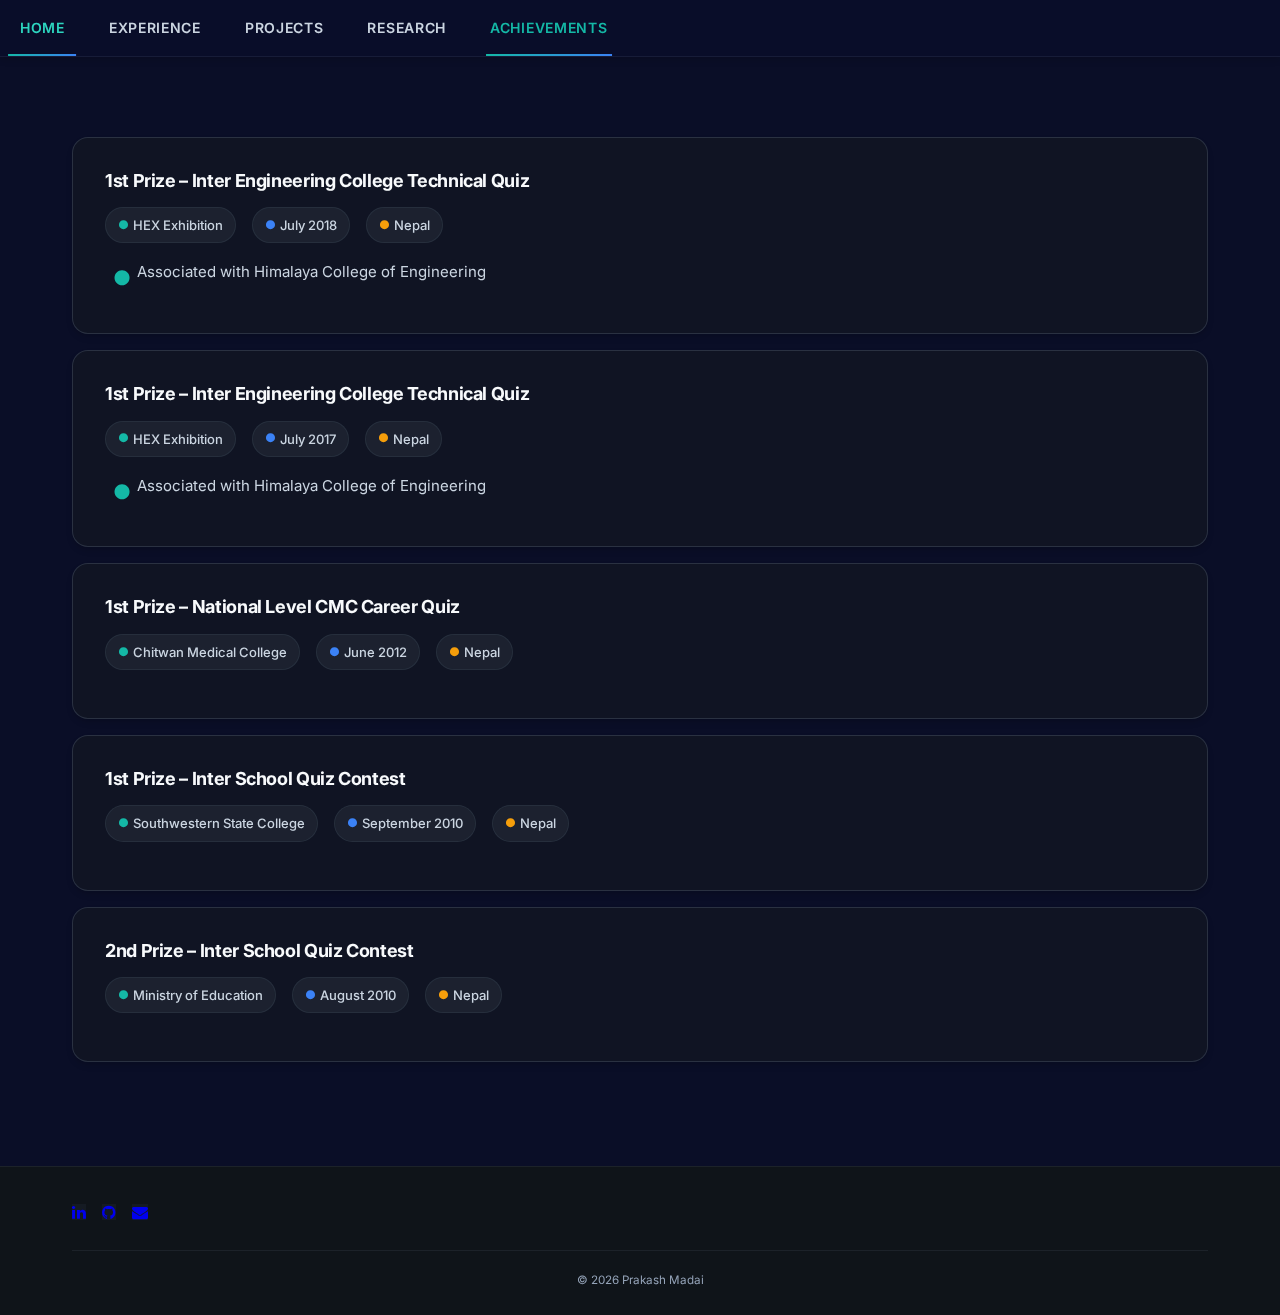
<file: achievements.html>
<!DOCTYPE html>
<html lang="en">

<head>
  <meta charset="UTF-8" />
  <meta name="viewport" content="width=device-width, initial-scale=1" />
  <title>Prakash Madai | Achievements</title>

  <link rel="stylesheet" href="css/style.css">
  <link rel="stylesheet" href="https://cdnjs.cloudflare.com/ajax/libs/font-awesome/4.7.0/css/font-awesome.min.css">
</head>

<body>

  <nav>
    <div class="navbar" id="mynavbar">
      <a href="index.html">HOME</a>
      <a href="experience.html">EXPERIENCE</a>
      <a href="projects.html">PROJECTS</a>
      <a href="research.html">RESEARCH</a>

      <a href="achievements.html" class="active">ACHIEVEMENTS</a>

      <a href="javascript:void(0);" class="icon" onclick="myFunction()">
        <i class="fa fa-bars"></i>
      </a>
    </div>
  </nav>

  <!-- ===================== Achievements ===================== -->
  <section class="section">
    <div class="container">

      <div class="achievements-list">

        <!-- Achievement 1 -->
        <div class="card achievement-card">
          <h3>1st Prize – Inter Engineering College Technical Quiz</h3>

          <div class="tag-row">
            <span class="tag ml">HEX Exhibition</span>
            <span class="tag dl">July 2018</span>
            <span class="tag security">Nepal</span>
          </div>

          <ul class="custom-list">
            <li>Associated with Himalaya College of Engineering</li>
          </ul>
        </div>


        <!-- Achievement 2 -->
        <div class="card achievement-card">
          <h3>1st Prize – Inter Engineering College Technical Quiz</h3>

          <div class="tag-row">
            <span class="tag ml">HEX Exhibition</span>
            <span class="tag dl">July 2017</span>
            <span class="tag security">Nepal</span>
          </div>

          <ul class="custom-list">
            <li>Associated with Himalaya College of Engineering</li>
          </ul>
        </div>


        <!-- Achievement 3 -->
        <div class="card achievement-card">
          <h3>1st Prize – National Level CMC Career Quiz</h3>

          <div class="tag-row">
            <span class="tag ml">Chitwan Medical College</span>
            <span class="tag dl">June 2012</span>
            <span class="tag security">Nepal</span>
          </div>

          <ul class="custom-list"></ul>
        </div>


        <!-- Achievement 4 -->
        <div class="card achievement-card">
          <h3>1st Prize – Inter School Quiz Contest</h3>

          <div class="tag-row">
            <span class="tag ml">Southwestern State College</span>
            <span class="tag dl">September 2010</span>
            <span class="tag security">Nepal</span>
          </div>

          <ul class="custom-list"></ul>
        </div>


        <!-- Achievement 5 -->
        <div class="card achievement-card">
          <h3>2nd Prize – Inter School Quiz Contest</h3>

          <div class="tag-row">
            <span class="tag ml">Ministry of Education</span>
            <span class="tag dl">August 2010</span>
            <span class="tag security">Nepal</span>
          </div>

          <ul class="custom-list"></ul>
        </div>

      </div>
    </div>
  </section>


  <footer class="footer">
    <div class="container footer-inner">
      <div class="footer-icons">
        <a href="https://linkedin.com/in/prakashmadai10" target="_blank"><i class="fa fa-linkedin"></i></a>
        <a href="https://github.com/prakashmadai10" target="_blank"><i class="fa fa-github"></i></a>
        <a href="mailto:prakash.madai17@gmail.com"><i class="fa fa-envelope"></i></a>

      </div>
    </div>
    <div class="container">
      <p class="copyright"><small>&copy; 2026 Prakash Madai</small></p>
    </div>
  </footer>

  <script src="js/icon.js"></script>

</body>

</html>
</file>
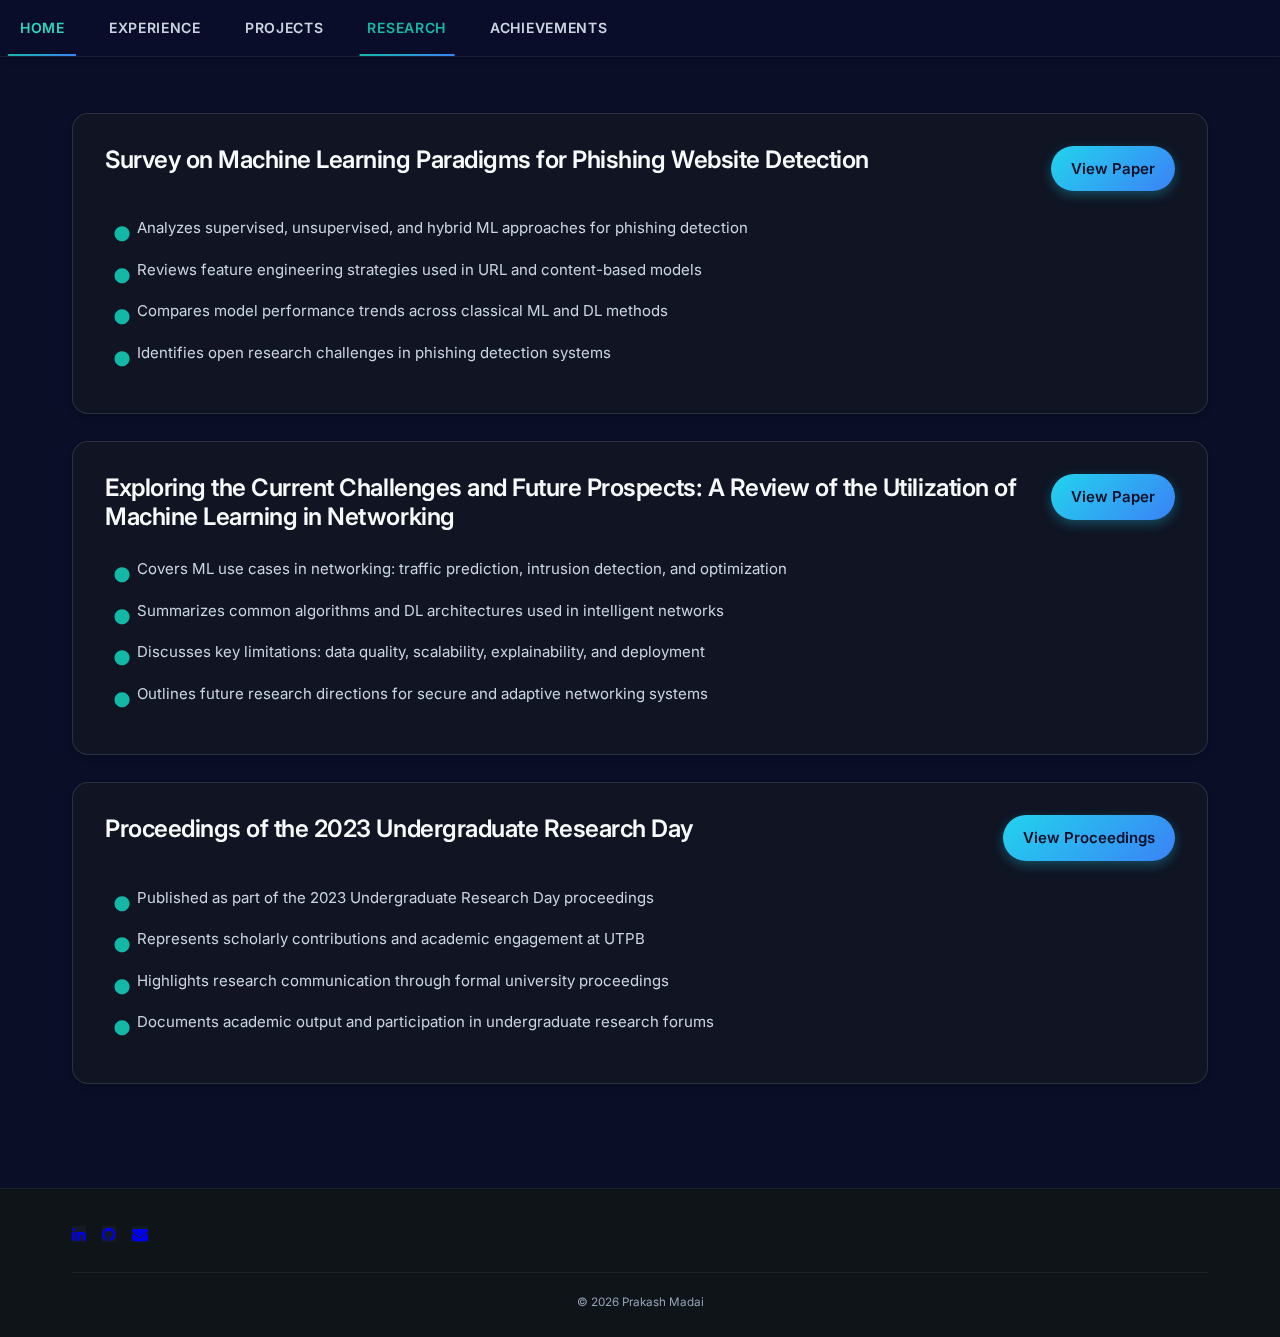
<file: research.html>
<!DOCTYPE html>
<html lang="en">

<head>
  <meta charset="UTF-8" />
  <meta name="viewport" content="width=device-width, initial-scale=1" />
  <title>Prakash Madai | Research & Publications</title>

  <link rel="stylesheet" href="css/style.css">
  <link rel="stylesheet" href="https://cdnjs.cloudflare.com/ajax/libs/font-awesome/4.7.0/css/font-awesome.min.css">
</head>

<body>

  <nav>
    <div class="navbar" id="mynavbar">
      <a href="index.html">HOME</a>
      <a href="experience.html">EXPERIENCE</a>
      <a href="projects.html">PROJECTS</a>
      <a href="research.html" class="active">RESEARCH</a>
      <a href="achievements.html">ACHIEVEMENTS</a>

      <a href="javascript:void(0);" class="icon" onclick="myFunction()">
        <i class="fa fa-bars"></i>
      </a>
    </div>
  </nav>




  <!-- ===================== Publications ===================== -->
  <section id="publications" class="section">
    <div class="container">

      <!-- Publication 1 -->
      <div class="card exp-card">
        <div class="exp-header">
          <h3>Survey on Machine Learning Paradigms for Phishing Website Detection</h3>
          <a href="https://www.researchgate.net/profile/Madan-Baduwal-2/publication/370658818_Survey_On_Machine_Learning_Paradigms_For_Phishing_Website_Detection/links/6486aeaf79a72237652a6ff5/Survey-On-Machine-Learning-Paradigms-For-Phishing-Website-Detection.pdf"
            target="_blank" class="btn small">
            View Paper
          </a>
        </div>



        <ul class="custom-list">
          <li>Analyzes supervised, unsupervised, and hybrid ML approaches for phishing detection</li>
          <li>Reviews feature engineering strategies used in URL and content-based models</li>
          <li>Compares model performance trends across classical ML and DL methods</li>
          <li>Identifies open research challenges in phishing detection systems</li>
        </ul>
      </div>

      <br />

      <!-- Publication 2 -->
      <div class="card exp-card">
        <div class="exp-header">
          <h3>
            Exploring the Current Challenges and Future Prospects: A Review of the
            Utilization of Machine Learning in Networking
          </h3>

          <a href="https://www.researchgate.net/profile/Prakash-Madai-2/publication/378076363_Exploring_the_Current_Challenges_and_Future_Prospects_A_Review_of_the_Utilization_of_Machine_Learning_in_Networking/links/65c5b5901e1ec12eff7c4078/Exploring-the-Current-Challenges-and-Future-Prospects-A-Review-of-the-Utilization-of-Machine-Learning-in-Networking.pdf"
            target="_blank" class="btn small">
            View Paper
          </a>
        </div>



        <ul class="custom-list">
          <li>Covers ML use cases in networking: traffic prediction, intrusion detection, and optimization</li>
          <li>Summarizes common algorithms and DL architectures used in intelligent networks</li>
          <li>Discusses key limitations: data quality, scalability, explainability, and deployment</li>
          <li>Outlines future research directions for secure and adaptive networking systems</li>
        </ul>
      </div>

      <br />

      <!-- Publication 3 -->
      <div class="card exp-card">
        <div class="exp-header">
          <h3>Proceedings of the 2023 Undergraduate Research Day</h3>

          <a href="https://falconcommons.utpb.edu/cgi/viewcontent.cgi?article=1147&context=utpb-jour" target="_blank"
            class="btn small">
            View Proceedings
          </a>
        </div>



        <ul class="custom-list">
          <li>Published as part of the 2023 Undergraduate Research Day proceedings</li>
          <li>Represents scholarly contributions and academic engagement at UTPB</li>
          <li>Highlights research communication through formal university proceedings</li>
          <li>Documents academic output and participation in undergraduate research forums</li>
        </ul>
      </div>

    </div>
  </section>


  <footer class="footer">
    <div class="container footer-inner">
      <div class="footer-icons">
        <a href="https://linkedin.com/in/prakashmadai10" target="_blank"><i class="fa fa-linkedin"></i></a>
        <a href="https://github.com/prakashmadai10" target="_blank"><i class="fa fa-github"></i></a>
        <a href="mailto:prakash.madai17@gmail.com"><i class="fa fa-envelope"></i></a>
      </div>
    </div>

    <div class="container">
      <p class="copyright"><small>&copy; 2026 Prakash Madai</small></p>
    </div>
  </footer>

  <script src="js/icon.js"></script>

</body>

</html>
</file>
<file: css/style.css>
@import url('https://fonts.googleapis.com/css2?family=Inter:wght@300;400;500;600;700;800;900&display=swap');

:root {
  /* Typography - single font stack */
  --font-sans: 'Inter', -apple-system, BlinkMacSystemFont, 'Segoe UI', system-ui, sans-serif;
  --text-base: 1rem;
  --text-sm: 0.875rem;
  --text-xs: 0.8125rem;
  --text-lg: 1.125rem;

  /* Enhanced Color System */
  --bg-primary: #0A0E27;
  --bg-secondary: #0F1419;
  --bg-tertiary: #141922;
  
  --surface-1: rgba(20, 25, 34, 0.6);
  --surface-2: rgba(30, 37, 50, 0.4);
  --surface-3: rgba(40, 47, 60, 0.5);
  
  --text-primary: #F8FAFC;
  --text-secondary: #CBD5E1;
  --text-muted: #94A3B8;
  --text-faint: #64748B;
  
  /* Accent Colors - More sophisticated palette */
  --accent-teal: #14B8A6;
  --accent-teal-light: #2DD4BF;
  --accent-teal-dark: #0D9488;
  
  --accent-blue: #3B82F6;
  --accent-blue-light: #60A5FA;
  
  --accent-purple: #8B5CF6;
  --accent-orange: #F59E0B;
  
  /* Gradient */
  --gradient-primary: linear-gradient(135deg, #14B8A6 0%, #3B82F6 100%);
  --gradient-accent: linear-gradient(135deg, #22D3EE 0%, #3B82F6 100%);
  --gradient-accent-hover: linear-gradient(135deg, #06B6D4 0%, #2563EB 100%);
  --gradient-card: linear-gradient(135deg, rgba(20, 184, 166, 0.1) 0%, rgba(59, 130, 246, 0.05) 100%);
  
  /* Borders & Shadows */
  --border-subtle: rgba(148, 163, 184, 0.1);
  --border-medium: rgba(148, 163, 184, 0.2);
  --border-strong: rgba(148, 163, 184, 0.3);
  
  --shadow-sm: 0 1px 3px rgba(0, 0, 0, 0.12), 0 1px 2px rgba(0, 0, 0, 0.24);
  --shadow-md: 0 4px 6px rgba(0, 0, 0, 0.1), 0 2px 4px rgba(0, 0, 0, 0.06);
  --shadow-lg: 0 10px 15px rgba(0, 0, 0, 0.1), 0 4px 6px rgba(0, 0, 0, 0.05);
  --shadow-xl: 0 20px 25px rgba(0, 0, 0, 0.15), 0 10px 10px rgba(0, 0, 0, 0.04);
  --shadow-glow: 0 0 20px rgba(20, 184, 166, 0.2);
  
  /* Spacing */
  --space-xs: 0.25rem;
  --space-sm: 0.5rem;
  --space-md: 1rem;
  --space-lg: 1.5rem;
  --space-xl: 2rem;
  --space-2xl: 3rem;
  --space-3xl: 4rem;
  
  /* Border Radius */
  --radius-sm: 0.375rem;
  --radius-md: 0.5rem;
  --radius-lg: 0.75rem;
  --radius-xl: 1rem;
  --radius-2xl: 1.5rem;
  --radius-full: 9999px;
  
  /* Transitions */
  --transition-fast: 150ms cubic-bezier(0.4, 0, 0.2, 1);
  --transition-base: 250ms cubic-bezier(0.4, 0, 0.2, 1);
  --transition-slow: 350ms cubic-bezier(0.4, 0, 0.2, 1);
}

/* ==================== RESET & BASE ==================== */
*, *::before, *::after {
  margin: 0;
  padding: 0;
  box-sizing: border-box;
}

html {
  scroll-behavior: smooth;
  font-size: 16px;
}

body {
  background: var(--bg-primary);
  color: var(--text-primary);
  font-family: var(--font-sans);
  font-size: var(--text-base);
  font-weight: 400;
  line-height: 1.7;
  -webkit-font-smoothing: antialiased;
  -moz-osx-font-smoothing: grayscale;
  overflow-x: hidden;
}

/* ==================== TYPOGRAPHY ==================== */
h1, h2, h3, h4, h5, h6 {
  font-weight: 700;
  line-height: 1.2;
  color: var(--text-primary);
  letter-spacing: -0.02em;
}

h1 {
  font-size: clamp(2.5rem, 5vw, 3.5rem);
  font-weight: 800;
  margin-bottom: var(--space-lg);
  background: linear-gradient(135deg, var(--text-primary) 0%, var(--accent-teal-light) 100%);
  -webkit-background-clip: text;
  -webkit-text-fill-color: transparent;
  background-clip: text;
}

h2 {
  font-size: clamp(1.75rem, 3vw, 2.25rem);
  font-weight: 700;
  margin-bottom: var(--space-lg);
  position: relative;
  display: inline-block;
}

h2::after {
  content: '';
  position: absolute;
  bottom: -8px;
  left: 0;
  width: 60px;
  height: 4px;
  background: var(--gradient-primary);
  border-radius: var(--radius-full);
}

h3 {
  font-size: clamp(1.25rem, 2.5vw, 1.5rem);
  font-weight: 600;
  margin-bottom: var(--space-md);
}

.subtitle {
  font-size: var(--text-lg);
  line-height: 1.7;
  color: var(--text-secondary);
  font-weight: 400;
}

.muted {
  color: var(--text-muted);
  font-size: 0.9375rem;
  margin-top: var(--space-sm);
}

/* ==================== LAYOUT ==================== */
.container {
  max-width: 1200px;
  margin: 0 auto;
  padding: 0 var(--space-xl);
}

@media (max-width: 768px) {
  .container {
    padding: 0 var(--space-lg);
  }
}

.section {
  padding: clamp(2rem, 5vw, 3.5rem) 0;
  position: relative;
}

.section.alt {
  background: var(--bg-secondary);
  border-top: 1px solid var(--border-subtle);
  border-bottom: 1px solid var(--border-subtle);
}

.section-head {
  margin-bottom: var(--space-2xl);
}

.section-heading {
  text-align: left;
  font-weight: 700;
  letter-spacing: 0.05em;
  margin-bottom: var(--space-md);
  font-family: var(--font-sans);
}

/* ==================== NAVIGATION ==================== */
.navbar {
  position: sticky;
  top: 0;
  z-index: 1000;
  background: rgba(10, 14, 39, 0.85);
  backdrop-filter: blur(12px) saturate(180%);
  -webkit-backdrop-filter: blur(12px) saturate(180%);
  border-bottom: 1px solid var(--border-subtle);
  transition: all var(--transition-base);
  box-shadow: 0 4px 6px rgba(0, 0, 0, 0.1);
}

.navbar a {
  display: inline-block;
  color: var(--text-secondary);
  padding: 1rem 1.25rem;
  text-decoration: none;
  font-family: var(--font-sans);
  font-size: var(--text-sm);
  font-weight: 600;
  letter-spacing: 0.05em;
  text-transform: uppercase;
  transition: all var(--transition-fast);
  position: relative;
}

.navbar a::after {
  content: '';
  position: absolute;
  bottom: 0;
  left: 50%;
  transform: translateX(-50%) scaleX(0);
  width: 80%;
  height: 2px;
  background: var(--gradient-primary);
  transition: transform var(--transition-base);
}

.navbar a:hover {
  color: var(--accent-teal-light);
}

.navbar a:hover::after {
  transform: translateX(-50%) scaleX(1);
}

.navbar a.active {
  color: var(--accent-teal);
}

.navbar a.active::after {
  transform: translateX(-50%) scaleX(1);
}

.navbar .icon {
  display: none;
}

@media (max-width: 900px) {
  .navbar a {
    width: 100%;
    display: none;
  }

  .navbar a.icon {
    display: block;
    text-align: right;
  }

  .navbar.responsive {
    background: rgba(15, 20, 41, 0.98);
    backdrop-filter: blur(20px);
    display: flex;
    flex-direction: column;
    text-align: left;
  }

  .navbar.responsive a {
    display: block;
    border-bottom: 1px solid var(--border-subtle);
  }

  .navbar.responsive a.icon {
    position: absolute;
    top: 0;
    right: 0;
    width: auto;
  }
}

/* ==================== CARDS ==================== */
.card {
  background: var(--surface-1);
  backdrop-filter: blur(10px);
  border: 1px solid var(--border-medium);
  border-radius: var(--radius-xl);
  padding: var(--space-xl);
  box-shadow: var(--shadow-md);
  transition: all var(--transition-base);
  position: relative;
  overflow: hidden;
}

.card::before {
  content: '';
  position: absolute;
  top: 0;
  left: 0;
  right: 0;
  height: 1px;
  background: var(--gradient-primary);
  opacity: 0;
  transition: opacity var(--transition-base);
}

.card:hover::before {
  opacity: 1;
}

.card:hover {
  transform: translateY(-4px);
  box-shadow: var(--shadow-xl);
  border-color: var(--border-strong);
}

.card p {
  margin-top: var(--space-md);
  font-size: var(--text-base);
  font-family: var(--font-sans);
  color: var(--text-secondary);
  line-height: 1.7;
}

.grid {
  display: grid;
  gap: var(--space-lg);
}

.cards-1 { grid-template-columns: 1fr; }
.cards-2 { grid-template-columns: repeat(2, 1fr); }
.cards-3 { grid-template-columns: repeat(3, 1fr); }

@media (max-width: 1000px) {
  .cards-2, .cards-3 {
    grid-template-columns: 1fr;
  }
}

/* ==================== BUTTONS ==================== */
.btn {
  display: inline-flex;
  align-items: center;
  gap: var(--space-sm);
  padding: 0.75rem 1.5rem;
  border-radius: var(--radius-full);
  border: 1px solid var(--border-medium);
  color: var(--text-primary);
  text-decoration: none;
  font-weight: 600;
  font-size: 0.9375rem;
  transition: all var(--transition-base);
  background: var(--surface-2);
  position: relative;
  overflow: hidden;
}

.btn::before {
  content: '';
  position: absolute;
  top: 50%;
  left: 50%;
  width: 0;
  height: 0;
  border-radius: 50%;
  background: rgba(255, 255, 255, 0.1);
  transform: translate(-50%, -50%);
  transition: width var(--transition-base), height var(--transition-base);
}

.btn:hover::before {
  width: 300px;
  height: 300px;
}

.btn:hover {
  transform: translateY(-2px);
  border-color: var(--accent-teal);
  box-shadow: var(--shadow-glow);
}

.btn.primary {
  background: var(--gradient-primary);
  border: none;
  color: white;
  font-weight: 700;
  box-shadow: var(--shadow-md);
}

.btn.primary:hover {
  box-shadow: var(--shadow-xl), var(--shadow-glow);
  transform: translateY(-3px);
}

.btn.small {
  padding: 0.625rem 1.25rem;
  font-size: 0.9375rem;
  background: var(--gradient-accent);
  border: none;
  color: var(--bg-primary);
  box-shadow: 0 4px 12px rgba(34, 211, 238, 0.3);
}

.btn.small:hover {
  transform: translateY(-2px);
  box-shadow: 0 6px 20px rgba(34, 211, 238, 0.4);
  background: var(--gradient-accent-hover);
}

.btn-md {
  padding: 0.5rem 1.25rem;
  font-size: 0.875rem;
}

/* ==================== HERO SECTION ==================== */
.hero {
  padding: clamp(4rem, 10vw, 6rem) 0 clamp(3rem, 8vw, 5rem);
  position: relative;
  overflow: hidden;
}

.hero-gis::before {
  content: "";
  position: absolute;
  inset: 0;
  background:
    radial-gradient(circle at 20% 30%, rgba(59, 130, 246, 0.15), transparent 50%),
    radial-gradient(circle at 80% 20%, rgba(20, 184, 166, 0.15), transparent 50%),
    radial-gradient(circle at 40% 80%, rgba(139, 92, 246, 0.1), transparent 50%);
  pointer-events: none;
  opacity: 0.6;
}

.hero-gis::after {
  content: "";
  position: absolute;
  inset: -50%;
  background-image:
    linear-gradient(rgba(148, 163, 184, 0.03) 1px, transparent 1px),
    linear-gradient(90deg, rgba(148, 163, 184, 0.03) 1px, transparent 1px);
  background-size: 80px 80px;
  transform: rotate(-5deg);
  opacity: 0.4;
  pointer-events: none;
  animation: gridSlide 60s linear infinite;
}

@keyframes gridSlide {
  0% { transform: rotate(-5deg) translateY(0); }
  100% { transform: rotate(-5deg) translateY(80px); }
}

.hero.hero-gis {
  padding: 3.5rem 0 2.5rem;
  min-height: auto;
}

.hero-inner {
  position: relative;
  z-index: 1;
  display: grid;
  grid-template-columns: 1.3fr 0.7fr;
  gap: 2rem;
  align-items: center;
}

.hero-left h1 {
  margin-bottom: 0.6rem;
}

.hero-right {
  display: flex;
  justify-content: flex-end;
}

.hero-image {
  width: min(350px, 100%);
  height: auto;
  max-height: 350px;
  object-fit: cover;
  border-radius: var(--radius-xl);
}

.hero-image:hover {
  transform: scale(1.02);
  box-shadow: var(--shadow-xl), 0 0 30px rgba(20, 184, 166, 0.3);
}

@keyframes float {
  0%, 100% {
    transform: translateY(0px);
  }
  50% {
    transform: translateY(-10px);
  }
}

.resume-row {
  margin-top: 1rem;
}

@media (max-width: 900px) {
  .hero-inner {
    grid-template-columns: 1fr;
    text-align: center;
  }

  .hero-right {
    order: -1;
    margin-bottom: var(--space-xl);
  }
}

/* ==================== PROFILE META ==================== */
.profile-meta {
  display: flex;
  flex-direction: column;
  gap: var(--space-md);
  margin: 0.6rem 0 1rem;
}

.meta-location {
  display: inline-flex;
  align-items: center;
  gap: var(--space-sm);
  width: fit-content;
  font-size: 0.9375rem;
  text-decoration: none;
  color: var(--text-secondary);
  padding: var(--space-sm) var(--space-md);
  border-radius: var(--radius-lg);
  background: var(--surface-2);
  border: 1px solid var(--border-subtle);
  transition: all var(--transition-base);
}

.meta-location:hover {
  background: var(--surface-3);
  transform: translateY(-2px);
  border-color: var(--border-medium);
  box-shadow: var(--shadow-md);
}

.meta-location .status {
  color: var(--accent-teal);
  font-weight: 600;
}

.meta-location .relocate {
  color: var(--accent-teal);
  font-weight: 600;
}

.meta-location .ext {
  font-size: 0.75rem;
  opacity: 0.8;
  color: var(--accent-teal-light);
}

/* Nepal → USA Journey Badge */
.journey-link {
  display: inline-flex;
  align-items: center;
  gap: var(--space-md);
  width: fit-content;
  margin: var(--space-lg) 0;
  padding: var(--space-md) var(--space-lg);
  border-radius: var(--radius-full);
  text-decoration: none;
  color: var(--text-primary);
  background: var(--surface-2);
  border: 1px solid var(--border-medium);
  box-shadow: var(--shadow-md);
  transition: all var(--transition-base);
  position: relative;
  overflow: hidden;
}

.journey-link::before {
  content: '';
  position: absolute;
  top: 0;
  left: -100%;
  width: 100%;
  height: 100%;
  background: var(--gradient-card);
  transition: left var(--transition-slow);
}

.journey-link:hover::before {
  left: 0;
}

.journey-link:hover {
  transform: translateY(-3px);
  box-shadow: var(--shadow-lg);
  border-color: var(--border-strong);
}

.journey-link > * {
  position: relative;
  z-index: 1;
}

.journey-text {
  font-size: 1rem;
  letter-spacing: 0.01em;
  white-space: nowrap;
  font-weight: 500;
}

.journey-sep {
  opacity: 0.6;
  margin: 0 var(--space-sm);
  font-weight: 600;
}

.journey-meta {
  margin-left: var(--space-sm);
  font-size: 0.875rem;
  opacity: 0.7;
  padding-left: var(--space-md);
  border-left: 1px solid var(--border-subtle);
  white-space: nowrap;
}

.journey-icon {
  margin-left: var(--space-xs);
  font-size: 0.875rem;
  color: var(--accent-teal-light);
}

.journey-dot {
  width: 12px;
  height: 12px;
  border-radius: 50%;
  display: inline-block;
  background: var(--accent-teal);
  box-shadow: 0 0 10px rgba(20, 184, 166, 0.5);
  animation: pulse 2s ease-in-out infinite;
}

@keyframes pulse {
  0%, 100% {
    opacity: 1;
    transform: scale(1);
  }
  50% {
    opacity: 0.7;
    transform: scale(1.1);
  }
}

/* ==================== SOCIAL ICONS ==================== */
.social-row {
  display: flex;
  gap: var(--space-md);
  margin-top: var(--space-lg);
  align-items: center;
}

.social-row .fa {
  padding: 0.875rem;
  width: 48px;
  height: 48px;
  text-align: center;
  border-radius: var(--radius-lg);
  background: var(--surface-2);
  border: 1px solid var(--border-subtle);
  color: var(--text-secondary);
  transition: all var(--transition-base);
  display: flex;
  align-items: center;
  justify-content: center;
}

.social-row .fa:hover {
  transform: translateY(-4px) scale(1.05);
  color: var(--accent-teal);
  border-color: var(--accent-teal);
  background: var(--surface-3);
  box-shadow: var(--shadow-glow);
}

/* ==================== ABOUT ==================== */
.about-pro {
  width: 100%;
  max-width: 100%;
}

.about-pro-right.full-width {
  width: 100%;
}

.about-text p {
  text-align: justify;
  text-justify: inter-word;
  line-height: 1.8;
  hyphens: auto;
}

.about-text strong {
  color: var(--text-primary);
  font-weight: 600;
}

.fa-external-link {
  color: var(--accent-teal-light) !important;
  opacity: 1 !important;
}

@media (max-width: 900px) {
  .about-pro {
    grid-template-columns: 1fr;
  }
}

/* ==================== JOB CARDS (EXPERIENCE) ==================== */
.job-card {
  background: var(--surface-1);
  backdrop-filter: blur(10px);
  border: 1px solid var(--border-medium);
  border-radius: var(--radius-xl);
  padding: var(--space-xl);
  margin-bottom: var(--space-lg);
  box-shadow: var(--shadow-md);
  transition: all var(--transition-base);
  position: relative;
  overflow: hidden;
}

.job-card::before {
  content: '';
  position: absolute;
  top: 0;
  left: 0;
  width: 4px;
  height: 0;
  background: var(--gradient-primary);
  transition: height var(--transition-base);
}

.job-card:hover::before {
  height: 100%;
}

.job-card:hover {
  transform: translateX(4px);
  border-color: var(--border-strong);
  box-shadow: var(--shadow-lg);
}

.job-top {
  display: flex;
  justify-content: space-between;
  align-items: flex-start;
  gap: var(--space-lg);
  margin-bottom: var(--space-md);
}

.job-title {
  flex: 1;
  display: flex;
  flex-wrap: wrap;
  align-items: center;
  gap: var(--space-sm);
  font-size: 1.125rem;
}

.job-title b {
  color: var(--text-primary);
  font-weight: 700;
}

.job-title .dot {
  color: var(--text-faint);
  font-weight: 300;
}

.job-title .company {
  color: var(--accent-teal);
  font-weight: 600;
}

.job-btn {
  display: inline-flex;
  align-items: center;
  justify-content: center;
  width: 36px;
  height: 36px;
  border-radius: var(--radius-md);
  background: rgba(15, 20, 25, 0.8);
  border: 1px solid rgba(255, 255, 255, 0.15);
  color: var(--text-secondary);
  text-decoration: none;
  transition: all var(--transition-fast);
  flex-shrink: 0;
}

.job-btn:hover {
  background: rgba(20, 25, 30, 0.95);
  border-color: var(--text-muted);
  color: var(--text-primary);
  transform: scale(1.05);
  box-shadow: var(--shadow-md);
}

.job-btn.no-pointer {
  pointer-events: none;
}

.job-meta {
  color: var(--text-muted);
  font-size: 0.9375rem;
  margin-bottom: var(--space-lg);
  font-weight: 500;
}

.job-tags {
  display: flex;
  flex-wrap: wrap;
  gap: var(--space-sm);
  margin-bottom: var(--space-lg);
}

.tag {
  display: inline-flex;
  align-items: center;
  gap: var(--space-xs);
  padding: 0.375rem 0.75rem;
  border-radius: var(--radius-full);
  background: var(--surface-3);
  border: 1px solid var(--border-subtle);
  color: var(--text-secondary);
  font-size: 0.8125rem;
  font-weight: 500;
  transition: all var(--transition-fast);
}

.tag:hover {
  background: var(--surface-2);
  border-color: var(--accent-teal);
  color: var(--accent-teal);
  transform: translateY(-2px);
}

/* Tag color variations */
.tag.ml::before {
  content: "●";
  color: var(--accent-teal);
  font-size: 0.75rem;
}

.tag.dl::before {
  content: "●";
  color: var(--accent-blue);
  font-size: 0.75rem;
}

.tag.security::before {
  content: "●";
  color: var(--accent-orange);
  font-size: 0.75rem;
}

.job-link-extra {
  margin-top: var(--space-lg);
}

.job-extra-btn {
  display: inline-flex;
  align-items: center;
  gap: var(--space-sm);
  padding: 0.75rem 1.5rem;
  font-size: 0.9375rem;
  font-weight: 600;
  color: var(--bg-primary);
  background: var(--gradient-accent);
  border-radius: var(--radius-lg);
  text-decoration: none;
  transition: all var(--transition-base);
  box-shadow: 0 4px 12px rgba(34, 211, 238, 0.3);
  border: none;
}

.job-extra-btn:hover {
  transform: translateY(-2px);
  box-shadow: 0 6px 20px rgba(34, 211, 238, 0.4);
  background: var(--gradient-accent-hover);
}

/* ==================== CUSTOM LISTS ==================== */
.custom-list {
  list-style: none;
  padding-left: 0;
  margin-top: var(--space-md);
}

.custom-list li {
  position: relative;
  padding-left: var(--space-xl);
  margin-bottom: var(--space-md);
  color: var(--text-secondary);
  font-size: 0.9375rem;
  line-height: 1.7;
}

.custom-list li::before {
  content: "●";
  position: absolute;
  left: var(--space-sm);
  top: 0.125rem;
  color: var(--accent-teal);
  font-size: 1.25rem;
  font-weight: 400;
}

.custom-list li strong {
  color: var(--text-primary);
  font-weight: 600;
}

/* ==================== PROJECTS GRID ==================== */
.proj-grid {
  display: grid;
  grid-template-columns: repeat(auto-fill, minmax(340px, 1fr));
  gap: var(--space-lg);
}

@media (max-width: 768px) {
  .proj-grid {
    grid-template-columns: 1fr;
  }
}

.proj-card {
  border-radius: var(--radius-xl);
  overflow: hidden;
  background: var(--surface-1);
  backdrop-filter: blur(10px);
  border: 1px solid var(--border-medium);
  box-shadow: var(--shadow-md);
  display: flex;
  flex-direction: column;
  height: 100%;
  transition: all var(--transition-base);
  position: relative;
}

.proj-card::before {
  content: '';
  position: absolute;
  top: 0;
  left: 0;
  right: 0;
  height: 2px;
  background: var(--gradient-primary);
  transform: scaleX(0);
  transition: transform var(--transition-base);
}

.proj-card:hover::before {
  transform: scaleX(1);
}

.proj-card:hover {
  transform: translateY(-6px);
  box-shadow: var(--shadow-xl);
  border-color: var(--border-strong);
}

.proj-meta {
  text-align: center;
  padding: var(--space-lg) var(--space-md) var(--space-sm);
}

.proj-cat {
  font-weight: 700;
  color: var(--text-primary);
  letter-spacing: 0.02em;
  font-size: 0.9375rem;
}

.proj-date {
  margin-top: var(--space-xs);
  font-size: 0.8125rem;
  font-weight: 600;
  color: var(--accent-teal);
  letter-spacing: 0.05em;
}

.proj-image-wrap {
  padding: 0 var(--space-md);
  margin-bottom: var(--space-md);
}

.proj-img {
  width: 100%;
  height: 240px;
  object-fit: cover;
  border-radius: var(--radius-lg);
  border: 1px solid var(--border-subtle);
  background: var(--surface-2);
  transition: all var(--transition-base);
}

.proj-card:hover .proj-img {
  transform: scale(1.03);
}

.proj-body {
  padding: 0 var(--space-lg) var(--space-lg);
  display: flex;
  flex-direction: column;
  flex-grow: 1;
}

.proj-title {
  text-align: center;
  font-weight: 700;
  font-size: 1.125rem;
  margin: var(--space-sm) 0 var(--space-md);
  color: var(--text-primary);
  line-height: 1.3;
}

.proj-desc {
  color: var(--text-secondary);
  font-size: 0.9375rem;
  line-height: 1.7;
  margin-bottom: var(--space-lg);
  text-align: left;
  flex-grow: 1;
}

.proj-btn {
  display: inline-flex;
  align-items: center;
  justify-content: center;
  gap: var(--space-sm);
  padding: 0.75rem 1.5rem;
  font-size: 0.9375rem;
  font-weight: 600;
  color: var(--bg-primary);
  background: var(--gradient-accent);
  border-radius: var(--radius-lg);
  text-decoration: none;
  transition: all var(--transition-base);
  box-shadow: 0 4px 12px rgba(34, 211, 238, 0.3);
  margin-top: auto;
  border: none;
}

.proj-btn:hover {
  transform: translateY(-2px);
  box-shadow: 0 6px 20px rgba(34, 211, 238, 0.4);
  background: var(--gradient-accent-hover);
}

/* ==================== ACHIEVEMENTS ==================== */
.achievements-list {
  display: grid;
  gap: var(--space-md);
  margin-top: var(--space-lg);
}

.achievement-card {
  border: 1px solid var(--border-medium);
  box-shadow: var(--shadow-md);
  padding: var(--space-xl);
  border-radius: var(--radius-xl);
  position: relative;
  transition: all var(--transition-base);
}

.achievement-card::before {
  content: '';
  position: absolute;
  top: 0;
  left: 0;
  width: 4px;
  height: 100%;
  background: var(--gradient-primary);
  border-radius: var(--radius-sm) 0 0 var(--radius-sm);
}

.achievement-card:hover {
  transform: translateX(4px);
  box-shadow: var(--shadow-lg);
  border-color: var(--border-strong);
}

.achievement-card h3 {
  margin: 0;
  font-size: 1.125rem;
  font-weight: 700;
  color: var(--text-primary);
}

.tag-row {
  display: flex;
  gap: var(--space-md);
  margin: var(--space-md) 0;
  flex-wrap: wrap;
}

/* ==================== RESEARCH / PUBLICATIONS ==================== */
.exp-card {
  position: relative;
  transition: all var(--transition-base);
}

.exp-card::before {
  content: '';
  position: absolute;
  top: 0;
  left: 0;
  width: 4px;
  height: 100%;
  background: var(--gradient-primary);
  border-radius: var(--radius-sm) 0 0 var(--radius-sm);
}

.exp-card:hover {
  transform: translateX(4px);
  box-shadow: var(--shadow-lg);
  border-color: var(--border-strong);
}

.exp-header {
  display: flex;
  justify-content: space-between;
  align-items: flex-start;
  gap: var(--space-lg);
  margin-bottom: var(--space-lg);
  flex-wrap: wrap;
}

.exp-header h3 {
  margin: 0;
  flex: 1;
}

/* ==================== SKILLS SECTION ==================== */
.skills-list {
  display: block;
  width: 100%;
  background: var(--surface-1);
  border: 1px solid var(--border-medium);
  border-radius: var(--radius-xl);
  overflow: hidden;
}

.skills-list > div {
  display: flex;
  border-bottom: 1px solid var(--border-subtle);
}

.skills-list > div:last-child {
  border-bottom: none;
}

.skills-list dt {
  font-weight: 700;
  font-size: 0.75rem;
  color: var(--text-primary);
  text-transform: uppercase;
  letter-spacing: 0.03em;
  background: var(--surface-2);
  width: 200px;
  min-width: 200px;
  padding: 0.625rem 1rem;
  margin: 0;
  display: flex;
  align-items: center;
  white-space: nowrap;
  overflow: hidden;
  text-overflow: ellipsis;
}

.skills-list dd {
  margin: 0;
  flex: 1;
  color: var(--text-secondary);
  font-size: 0.875rem;
  line-height: 1.5;
  background: var(--surface-1);
  padding: 0.625rem 1rem;
  display: flex;
  align-items: center;
  flex-wrap: wrap;
}

.skill-item {
  color: var(--text-secondary);
  font-weight: 400;
  transition: color var(--transition-fast);
  cursor: default;
  display: inline;
}

.skill-item::after {
  content: '•';
  margin: 0 0.5rem;
  color: var(--text-faint);
  font-weight: 300;
  font-size: 0.625rem;
}

.skill-item:last-child::after {
  content: '';
  margin: 0;
}

.skill-item:hover {
  color: var(--accent-teal-light);
}

/* Responsive: Stack on mobile */
@media (max-width: 900px) {
  .skills-list > div {
    flex-direction: column;
  }
  
  .skills-list dt {
    width: 100%;
    min-width: 100%;
    padding: 0.5rem 0.75rem;
    white-space: normal;
  }
  
  .skills-list dd {
    padding: 0.5rem 0.75rem;
  }
}

/* ==================== EDUCATION ==================== */
.edu-card {
  display: grid;
  grid-template-columns: 80px 1fr auto;
  gap: var(--space-lg);
  align-items: center;
  transition: all var(--transition-base);
  position: relative;
}

.edu-card::before {
  content: '';
  position: absolute;
  top: 0;
  left: 0;
  width: 4px;
  height: 100%;
  background: var(--gradient-primary);
  border-radius: var(--radius-sm) 0 0 var(--radius-sm);
  opacity: 0;
  transition: opacity var(--transition-base);
}

.edu-card:hover::before {
  opacity: 1;
}

.edu-link {
  text-decoration: none;
  cursor: pointer;
}

.edu-logo {
  width: 80px;
  height: 80px;
  object-fit: contain;
  border-radius: var(--radius-md);
  padding: var(--space-sm);
  background: var(--surface-2);
  border: 1px solid var(--border-subtle);
  transition: all var(--transition-base);
}

.edu-card:hover .edu-logo {
  transform: scale(1.05);
  border-color: var(--accent-teal);
  box-shadow: var(--shadow-md);
}

.edu-right b {
  color: var(--text-primary);
  font-size: 1.125rem;
  font-weight: 700;
}

/* ==================== CERTIFICATION SLIDER ==================== */
.highlight-slider {
  position: relative;
  border: 1px solid var(--border-medium);
  border-radius: var(--radius-xl);
  overflow: hidden;
  background: var(--surface-1);
  backdrop-filter: blur(10px);
  box-shadow: var(--shadow-lg);
  padding: var(--space-xl);
}

.hs-slides {
  position: relative;
  min-height: 400px;
}

.hs-slide {
  position: absolute;
  inset: 0;
  display: flex;
  align-items: center;
  justify-content: space-between;
  gap: 3rem;
  opacity: 0;
  pointer-events: none;
  transform: translateY(20px);
  transition: opacity var(--transition-base), transform var(--transition-base);
}

.hs-slide.active {
  opacity: 1;
  pointer-events: auto;
  transform: translateY(0);
}

.hs-left {
  flex: 0 0 40%;
}

.hs-left h3 {
  font-size: 1.75rem;
  line-height: 1.2;
  margin: 0 0 var(--space-sm) 0;
  color: var(--text-primary);
}

.hs-text {
  margin-top: var(--space-md);
  color: var(--text-secondary);
  font-size: 0.9375rem;
  line-height: 1.7;
  max-width: 680px;
}

.hs-actions {
  margin-top: var(--space-lg);
  display: flex;
  gap: var(--space-md);
  flex-wrap: wrap;
}

.hs-right {
  flex: 0 0 60%;
  display: flex;
  justify-content: center;
  align-items: center;
}


.hs-img {
  width: 100%;
  height: auto;
  max-height: 500px;
  object-fit: contain;
  border-radius: var(--radius-xl);
  background: var(--surface-2);
  padding: var(--space-lg);
  border: 1px solid var(--border-subtle);
  transition: transform var(--transition-base);
}


.hs-slide:hover .hs-img {
  transform: scale(1.02);
  box-shadow: var(--shadow-md);
}

.hs-nav {
  position: absolute;
  top: 50%;
  transform: translateY(-50%);
  width: 48px;
  height: 48px;
  border-radius: var(--radius-lg);
  background: var(--surface-3);
  backdrop-filter: blur(10px);
  border: 1px solid var(--border-medium);
  color: var(--accent-teal);
  font-size: 1.25rem;
  font-weight: 700;
  display: grid;
  place-items: center;
  cursor: pointer;
  z-index: 5;
  transition: all var(--transition-fast);
  box-shadow: var(--shadow-md);
}

.hs-nav:hover {
  border-color: var(--accent-teal);
  background: var(--accent-teal);
  color: white;
  transform: translateY(-50%) scale(1.1);
  box-shadow: var(--shadow-glow);
}

.hs-nav.prev { left: var(--space-lg); }
.hs-nav.next { right: var(--space-lg); }

.hs-dots {
  display: flex;
  justify-content: center;
  gap: var(--space-md);
  margin-top: var(--space-xl);
}

.hs-dot {
  width: 12px;
  height: 12px;
  border-radius: 50%;
  border: 2px solid var(--border-medium);
  background: var(--surface-2);
  cursor: pointer;
  transition: all var(--transition-fast);
}

.hs-dot:hover {
  border-color: var(--accent-teal);
  transform: scale(1.2);
}

.hs-dot.active {
  background: var(--accent-teal);
  border-color: var(--accent-teal);
  box-shadow: var(--shadow-glow);
}

@media (max-width: 900px) {
  .hs-slide {
    flex-direction: column;
    text-align: center;
  }

  .hs-left,
  .hs-right {
    flex: 1 1 100%;
  }

  .hs-img {
    max-height: 350px;
  }
}


/* ==================== FOOTER ==================== */
.footer {
  border-top: 1px solid var(--border-subtle);
  padding: var(--space-xl) 0 var(--space-lg);
  background: var(--bg-secondary);
  margin-top: var(--space-2xl);
}

.footer-inner {
  display: flex;
  justify-content: space-between;
  align-items: center;
  gap: var(--space-lg);
  margin-bottom: var(--space-lg);
}

@media (max-width: 700px) {
  .footer-inner {
    flex-direction: column;
    align-items: flex-start;
  }
}

.footer-icons {
  display: flex;
  gap: var(--space-md);
}

.footer-icons .fa {
  background: var(--surface-2);
}

.copyright {
  text-align: center;
  color: var(--text-muted);
  font-size: 0.875rem;
  padding-top: var(--space-md);
  border-top: 1px solid var(--border-subtle);
}

/* ==================== UTILITY CLASSES ==================== */
.pill {
  font-size: 0.75rem;
  font-weight: 700;
  padding: 0.375rem 0.75rem;
  border-radius: var(--radius-full);
  background: var(--surface-3);
  border: 1px solid var(--border-subtle);
  color: var(--text-secondary);
  text-transform: uppercase;
  letter-spacing: 0.05em;
}

.kicker {
  font-size: 0.8125rem;
  font-weight: 700;
  letter-spacing: 0.1em;
  text-transform: uppercase;
  color: var(--accent-teal);
  margin-bottom: var(--space-md);
}

.dot {
  color: var(--text-faint);
  font-weight: 300;
  margin: 0 var(--space-xs);
}

/* ==================== ANIMATIONS ==================== */
@keyframes fadeIn {
  from {
    opacity: 0;
    transform: translateY(20px);
  }
  to {
    opacity: 1;
    transform: translateY(0);
  }
}

.card, .job-card, .proj-card, .achievement-card {
  animation: fadeIn 0.6s ease-out;
}

/* ==================== RESPONSIVE ADJUSTMENTS ==================== */
@media (max-width: 768px) {
  h1 {
    font-size: 1.75rem;
  }

  h2 {
    font-size: 1.375rem;
  }

  .hero {
    padding: 2.5rem 0 1.5rem;
  }

  .section {
    padding: 2rem 0;
  }
  
  .social-row {
    justify-content: center;
  }
  
  .job-top {
    flex-direction: column;
    align-items: flex-start;
  }
  
  .edu-card {
    grid-template-columns: 1fr;
    text-align: center;
  }
  
  .edu-logo {
    margin: 0 auto;
  }
}

/* ==================== PRINT STYLES ==================== */
@media print {
  .navbar,
  .hero-gis::before,
  .hero-gis::after,
  .social-row,
  .btn,
  .footer {
    display: none;
  }
  
  body {
    background: white;
    color: black;
  }
  
  .card,
  .job-card,
  .proj-card {
    border: 1px solid #ddd;
    box-shadow: none;
    page-break-inside: avoid;
  }
}
</file>
